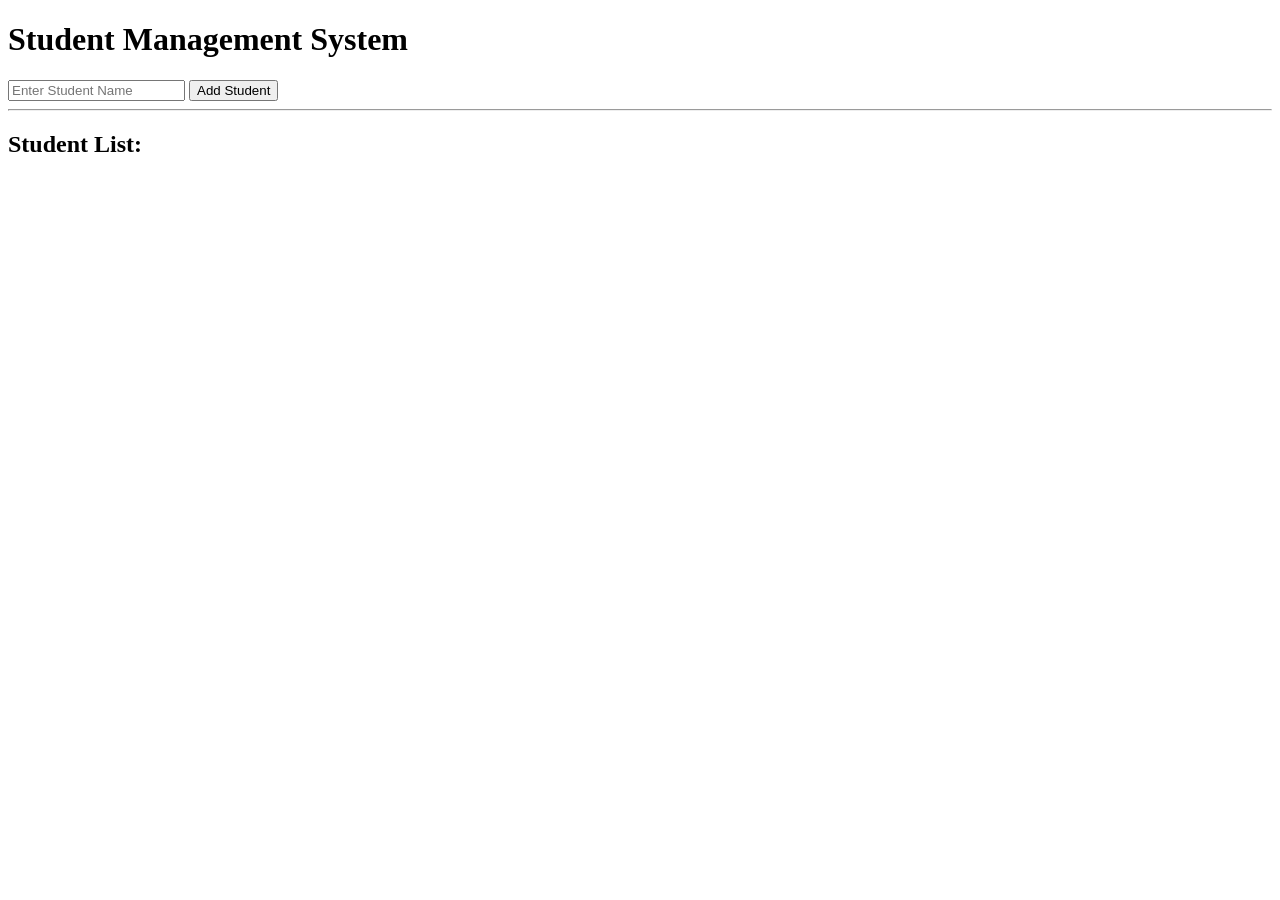
<file: day_4_basic jss/index.html>
<!doctype html>
<html lang="en">
  <head>
    <meta charset="UTF-8" />
    <meta name="viewport" content="width=device-width, initial-scale=1.0" />
    <title>Student Management System</title>
  </head>
  <body>
    <h1>Student Management System</h1>
    <input type="text" id="name" placeholder="Enter Student Name" />

    <button onclick="addstudent()">Add Student</button>

    <hr />

    <h2>Student List:</h2>

    <ul id="list"></ul>

    <script src="script.js"></script>
  </body>
</html>
</file>
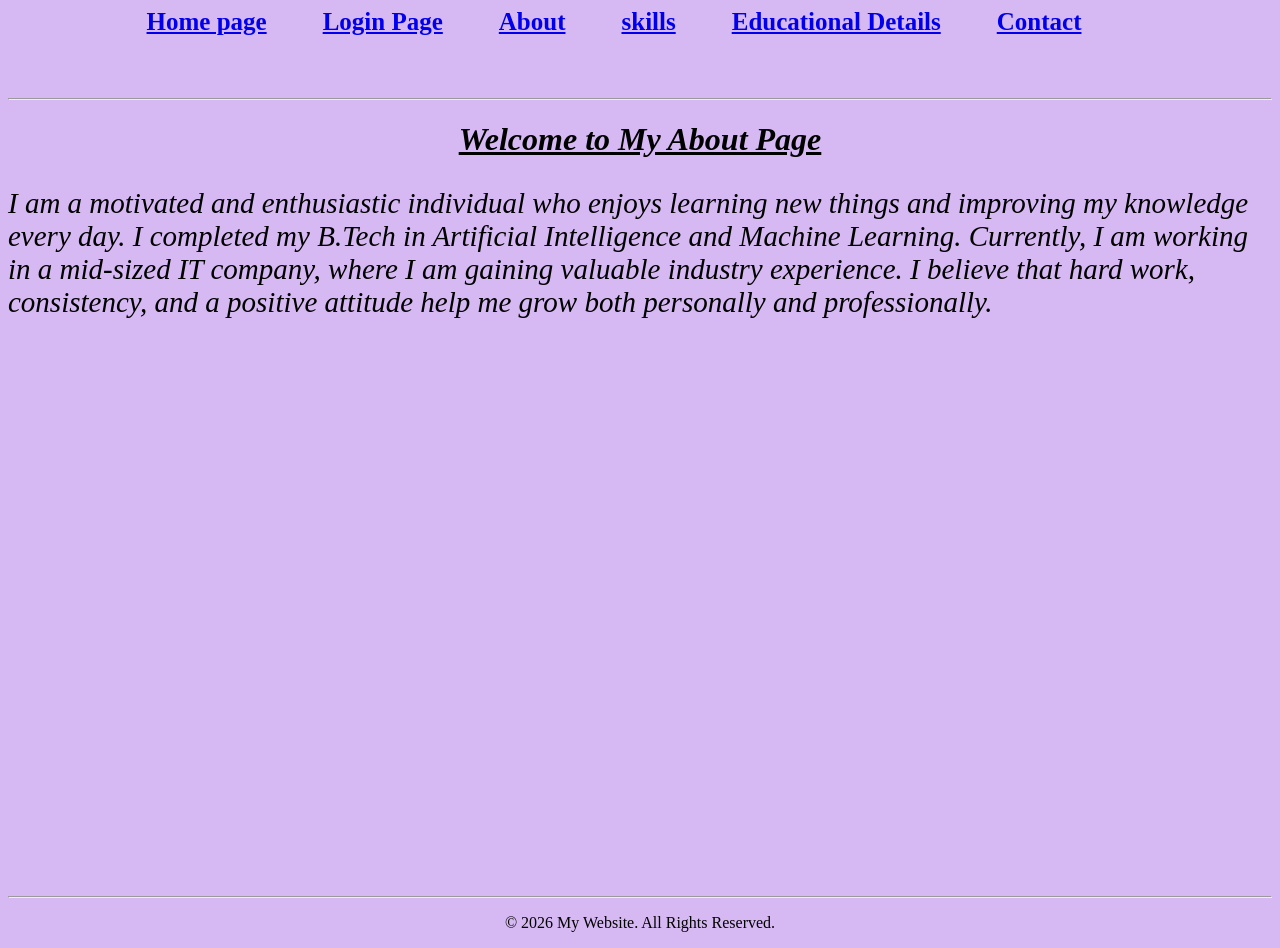
<file: about.html>
<!doctype html>
<html lang="en">
  <head>
    <meta charset="UTF-8" />
    <meta name="viewport" content="width=device-width, initial-scale=1.0" />
    <title>About Page</title>
    <link rel="stylesheet" href="styles.css" />
  </head>
  <body style="background-color: rgb(214, 184, 243)">
    <nav>
      <center>
      <b><a href="navbar.html" style="font-size: 25px;">Home page</a></b>
      &nbsp;&nbsp;&nbsp;&nbsp;&nbsp;&nbsp;&nbsp;&nbsp;&nbsp;&nbsp;&nbsp;&nbsp;
      <b><a href="login.html" style="font-size: 25px;">Login Page</a></b>
      &nbsp;&nbsp;&nbsp;&nbsp;&nbsp;&nbsp;&nbsp;&nbsp;&nbsp;&nbsp;&nbsp;&nbsp;
      <b><a href="about.html" style="font-size: 25px;">About</a></b>
      &nbsp;&nbsp;&nbsp;&nbsp;&nbsp;&nbsp;&nbsp;&nbsp;&nbsp;&nbsp;&nbsp;&nbsp;
      <b><a href="skills.html" style="font-size: 25px;">skills</a></b>
      &nbsp;&nbsp;&nbsp;&nbsp;&nbsp;&nbsp;&nbsp;&nbsp;&nbsp;&nbsp;&nbsp;&nbsp;
      <b><a href="educational_details.html" style="font-size: 25px;">Educational Details</a></b>
      &nbsp;&nbsp;&nbsp;&nbsp;&nbsp;&nbsp;&nbsp;&nbsp;&nbsp;&nbsp;&nbsp;&nbsp;
      <b><a href="Contact.html" style="font-size: 25px;">Contact</a></b>
      &nbsp;&nbsp;&nbsp;&nbsp;&nbsp;&nbsp;&nbsp;&nbsp;&nbsp;&nbsp;&nbsp;&nbsp;
    </nav>
  </center>
    <br /><br /><br />
    <hr />

    <center>
      <i
        ><h1><u>Welcome to My About Page</u></h1></i
      >
    </center>
    <p style="font-size: 29px;"><i>I am a motivated and enthusiastic individual who enjoys learning new things and improving my knowledge every day. I completed my B.Tech in Artificial Intelligence and Machine Learning. Currently, I am working in a mid-sized IT company, where I am gaining valuable industry experience. I believe that hard work, consistency, and a positive attitude help me grow both personally and professionally.</i></p>

    <br /><br /><br /><br /><br /><br /><br /><br /><br /><br /><br /><br /><br /><br /><br /><br /><br /><br /><br /><br /><br /><br /><br /><br /><br /><br /><br /><br /><br /><br />
    <footer>
      <hr />
      <center><p>&copy; 2026 My Website. All Rights Reserved.</p></center>
    </footer>
  </body>
</html>
</file>
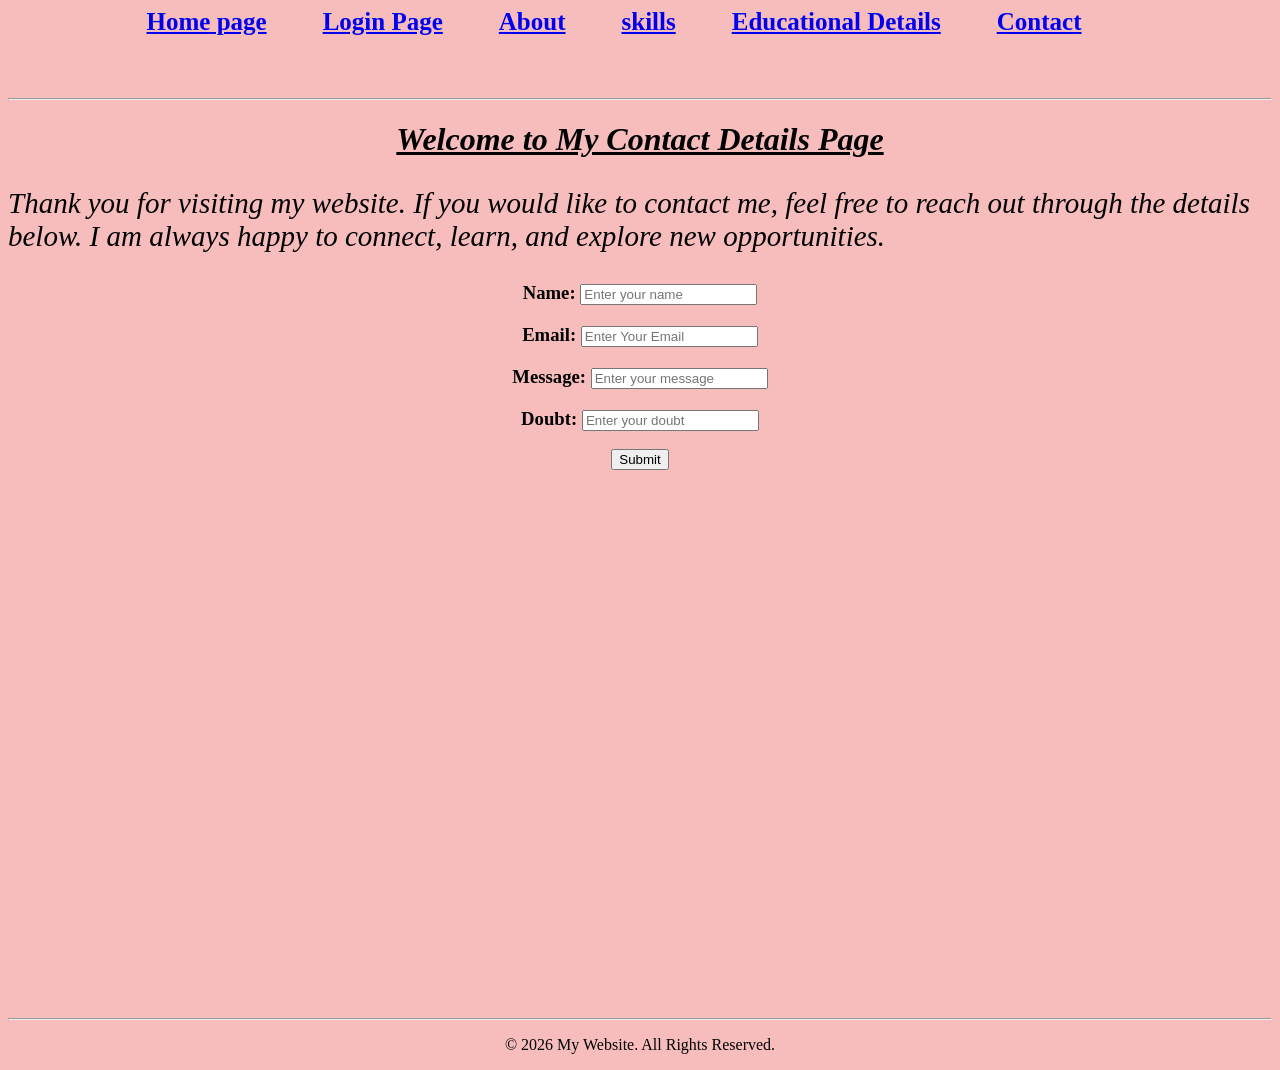
<file: Contact.html>
<!doctype html>
<html lang="en">
  <head>
    <meta charset="UTF-8" />
    <meta name="viewport" content="width=device-width, initial-scale=1.0" />
    <title>Contact Page</title>
    <link rel="stylesheet" href="styles.css" />
  </head>
  <body style="background-color: rgb(247, 189, 189)">
    <nav>
      <center>
        <b><a href="navbar.html" style="font-size: 25px;">Home page</a></b>
      &nbsp;&nbsp;&nbsp;&nbsp;&nbsp;&nbsp;&nbsp;&nbsp;&nbsp;&nbsp;&nbsp;&nbsp;
      <b><a href="login.html"style="font-size: 25px;">Login Page</a></b>
      &nbsp;&nbsp;&nbsp;&nbsp;&nbsp;&nbsp;&nbsp;&nbsp;&nbsp;&nbsp;&nbsp;&nbsp;
      <b><a href="about.html" style="font-size: 25px;">About</a></b>
      &nbsp;&nbsp;&nbsp;&nbsp;&nbsp;&nbsp;&nbsp;&nbsp;&nbsp;&nbsp;&nbsp;&nbsp;
      <b><a href="skills.html"style="font-size: 25px;">skills</a></b>
      &nbsp;&nbsp;&nbsp;&nbsp;&nbsp;&nbsp;&nbsp;&nbsp;&nbsp;&nbsp;&nbsp;&nbsp;
      <b><a href="educational_details.html"style="font-size: 25px;">Educational Details</a></b>
      &nbsp;&nbsp;&nbsp;&nbsp;&nbsp;&nbsp;&nbsp;&nbsp;&nbsp;&nbsp;&nbsp;&nbsp;
      <b><a href="Contact.html" style="font-size: 25px;">Contact</a></b>
      &nbsp;&nbsp;&nbsp;&nbsp;&nbsp;&nbsp;&nbsp;&nbsp;&nbsp;&nbsp;&nbsp;&nbsp;
    </nav>
    </center>
    <br /><br /><br />
    <hr />
   <center><u><i><h1>Welcome to My Contact Details Page</h1></i></u></center> 
   <p style="font-size: 29px;"><i>Thank you for visiting my website. If you would like to contact me, feel free to reach out through the details below. I am always happy to connect, learn, and explore new opportunities.</i></p>
   <center><form>
        <h3>
          Name: <label><input type="text" placeholder="Enter your name" /></label>
        </h3>
        <h3>
          Email: <label><input type="Email" placeholder="Enter Your Email" /></label>
        </h3>
        <h3>
          Message: <label><input type="Message"  placeholder="Enter your message" /></label>
        </h3>

        <h3>
          Doubt: <label><input type="text" placeholder="Enter your doubt" /></label>
        </h3>
      </form>
      </center>
      <center><button>Submit</button></b></center>
    <br /><br /><br /><br /><br /><br /><br /><br /><br /><br /><br /><br /><br /><br /><br /><br /><br /><br /><br /><br /><br /><br /><br /><br /><br /><br /><br /><br /><br /><br />
    <footer>
      <hr />
      <center><p>&copy; 2026 My Website. All Rights Reserved.</p></center>
    </footer>
  </body>
</html>
</file>
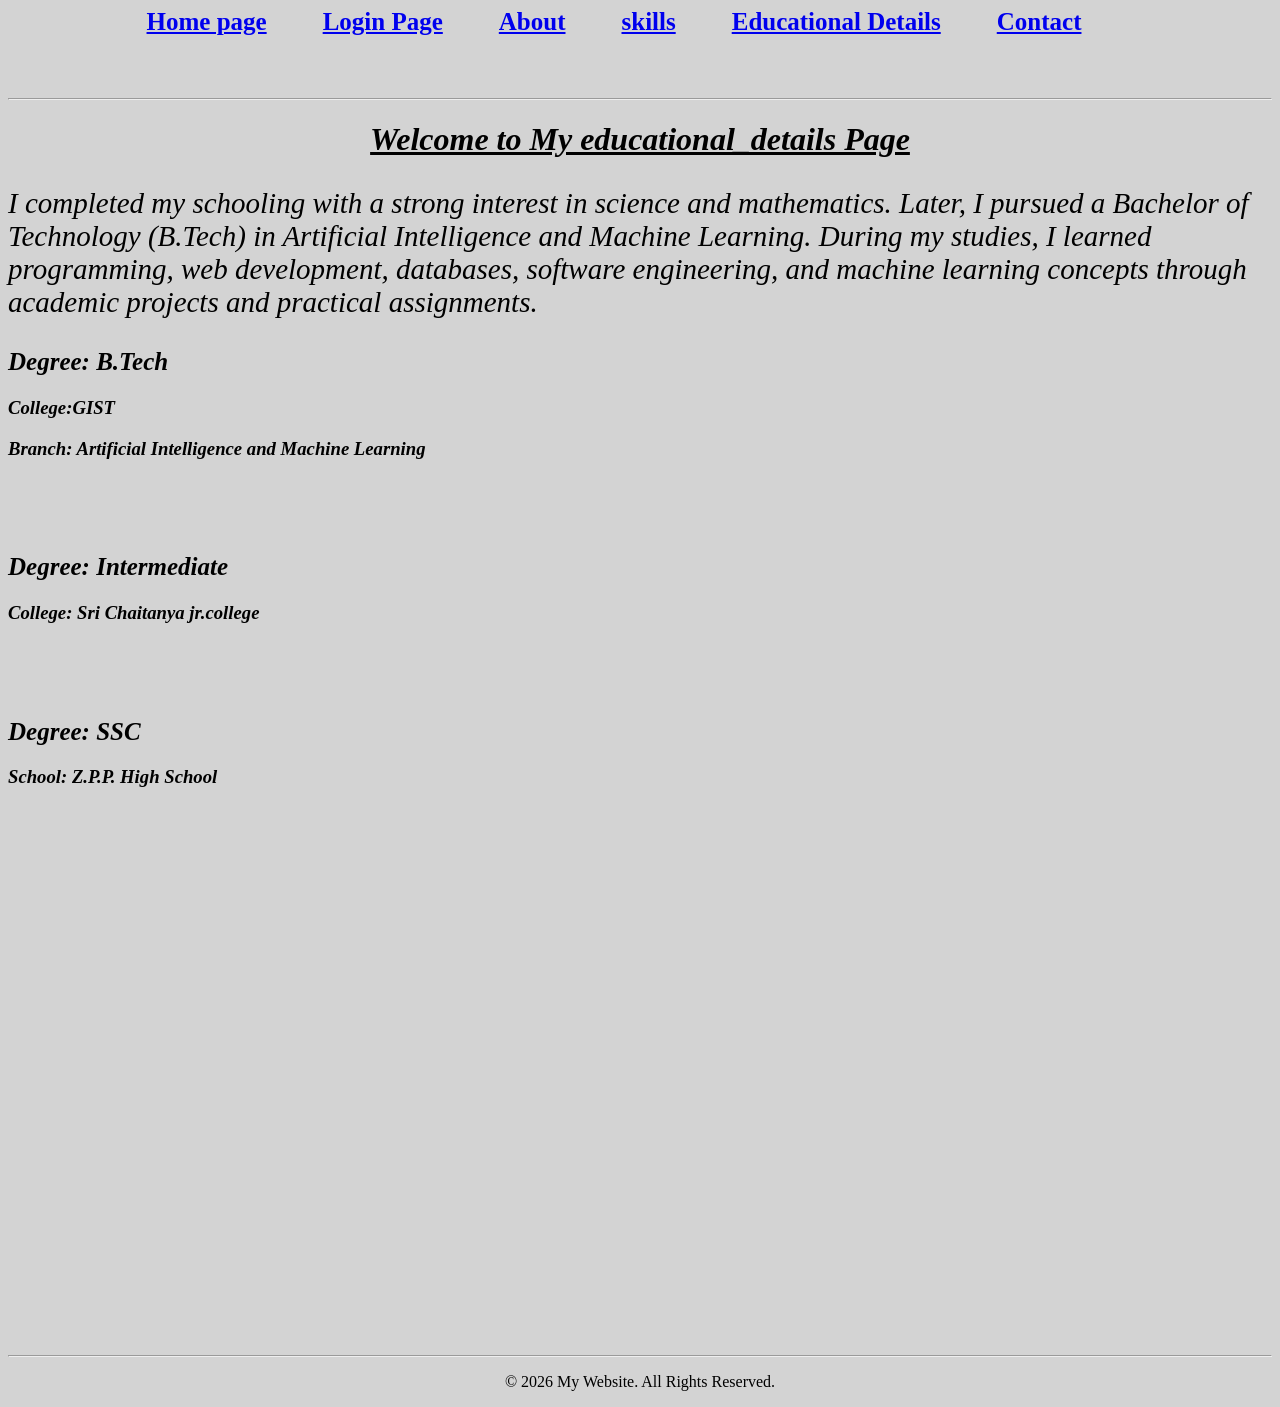
<file: educational_details.html>
<!doctype html>
<html lang="en">
  <head>
    <meta charset="UTF-8" />
    <meta name="viewport" content="width=device-width, initial-scale=1.0" />
    <title>educational_details Page</title>
    <link rel="stylesheet" href="styles.css" />
  </head>
  <body style="background-color: lightgray">
    <nav>
      <center><b><a href="navbar.html" style="font-size: 25px;">Home page</a></b>
      &nbsp;&nbsp;&nbsp;&nbsp;&nbsp;&nbsp;&nbsp;&nbsp;&nbsp;&nbsp;&nbsp;&nbsp;
      <b><a href="login.html"style="font-size: 25px;">Login Page</a></b>
      &nbsp;&nbsp;&nbsp;&nbsp;&nbsp;&nbsp;&nbsp;&nbsp;&nbsp;&nbsp;&nbsp;&nbsp;
      <b><a href="about.html" style="font-size: 25px;">About</a></b>
      &nbsp;&nbsp;&nbsp;&nbsp;&nbsp;&nbsp;&nbsp;&nbsp;&nbsp;&nbsp;&nbsp;&nbsp;
      <b><a href="skills.html" style="font-size: 25px;">skills</a></b>
      &nbsp;&nbsp;&nbsp;&nbsp;&nbsp;&nbsp;&nbsp;&nbsp;&nbsp;&nbsp;&nbsp;&nbsp;
      <b><a href="educational_details.html" style="font-size: 25px;">Educational Details</a></b>
      &nbsp;&nbsp;&nbsp;&nbsp;&nbsp;&nbsp;&nbsp;&nbsp;&nbsp;&nbsp;&nbsp;&nbsp;
      <b><a href="Contact.html" style="font-size: 25px;">Contact</a></b>
      &nbsp;&nbsp;&nbsp;&nbsp;&nbsp;&nbsp;&nbsp;&nbsp;&nbsp;&nbsp;&nbsp;&nbsp;
    </nav>
    </center>
    <br /><br /><br />
    <hr />

    <center>
      <u
        ><i><h1>Welcome to My educational_details Page</h1></i></u
      >
    </center>
    <p style="font-size: 29px;"><i>I completed my schooling with a strong interest in science and mathematics. Later, I pursued a Bachelor of Technology (B.Tech) in Artificial Intelligence and Machine Learning. During my studies, I learned programming, web development, databases, software engineering, and machine learning concepts through academic projects and practical assignments.</i></p>
    <h2 style="font-size: 25px;"><i>Degree: B.Tech</i></h2>
    <h3><i>College:GIST</i></h3>
    <h3><i>Branch: Artificial Intelligence and Machine Learning</i></h3>
    <br><br><br>
    <h2 style="font-size: 25px;"><i>Degree: Intermediate</i></h2>
    <h3><i>College: Sri Chaitanya jr.college</i></h3>
    <br><br><br>
    <h2 style="font-size: 25px;"><i>Degree: SSC</i></h2> 
    <h3><i>School: Z.P.P. High School</i></h3>


    <br /><br /><br /><br /><br /><br /><br /><br /><br /><br /><br /><br /><br /><br /><br /><br /><br /><br /><br /><br /><br /><br /><br /><br /><br /><br /><br /><br /><br /><br />
    <footer>
      <hr />
      <center><p>&copy; 2026 My Website. All Rights Reserved.</p></center>
    </footer>
  </body>
</html>
</file>
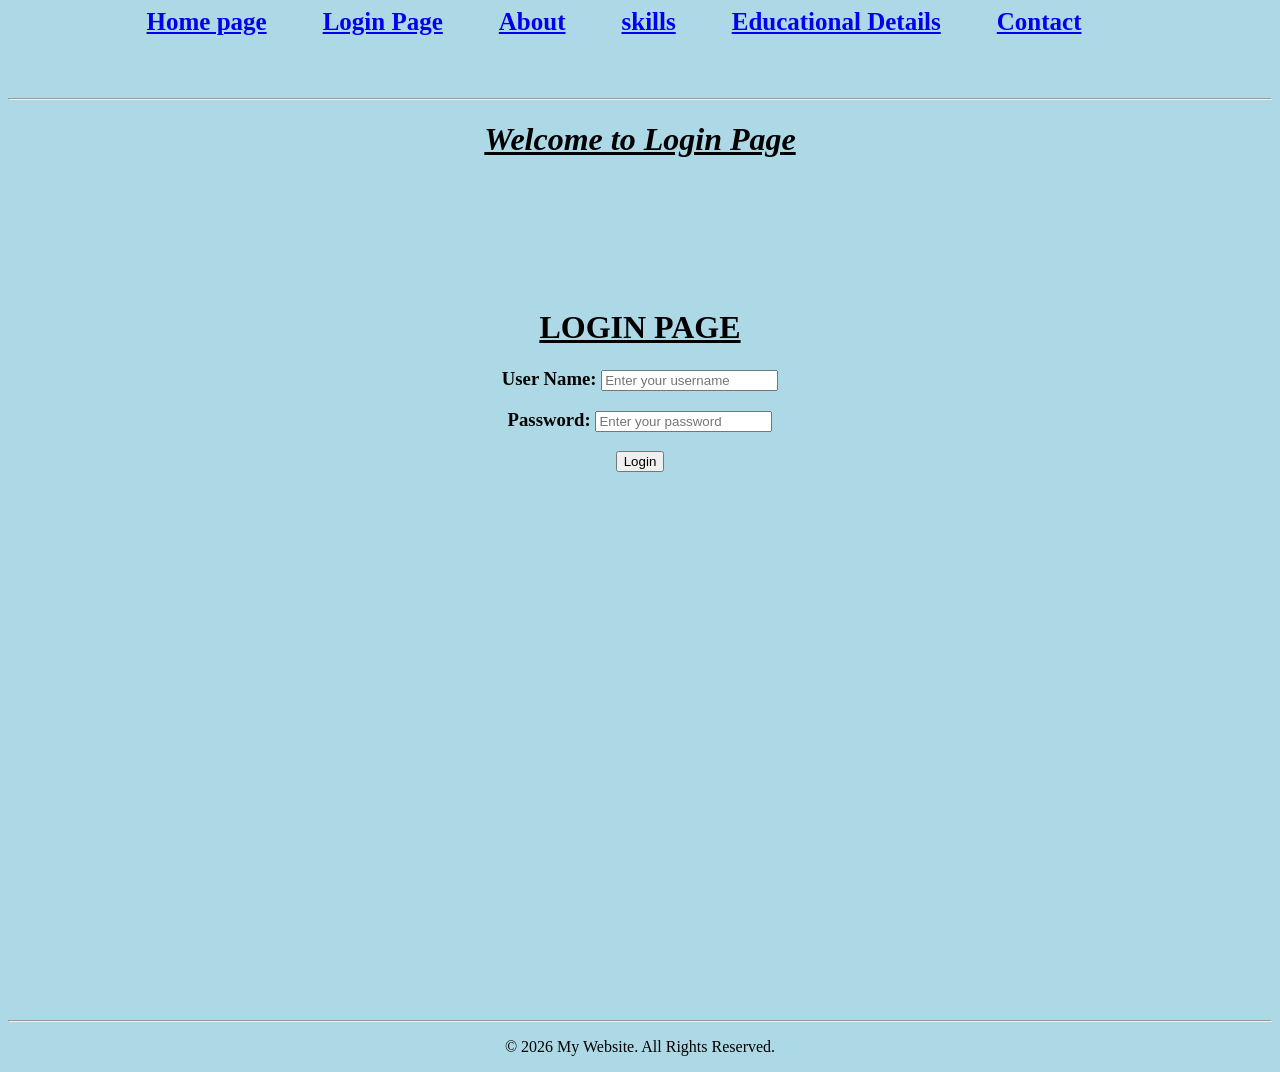
<file: login.html>
<!doctype html>
<html lang="en">
  <head>
    <meta charset="UTF-8" />
    <meta name="viewport" content="width=device-width, initial-scale=1.0" />
    <title>Login Page</title>
    <link rel="stylesheet" href="styles.css" />
  </head>
  <body style="background-color: lightblue">
    <nav>
      <center><b><a href="navbar.html" style="font-size: 25px;">Home page</a></b>
      &nbsp;&nbsp;&nbsp;&nbsp;&nbsp;&nbsp;&nbsp;&nbsp;&nbsp;&nbsp;&nbsp;&nbsp;
      <b><a href="login.html"style="font-size: 25px;">Login Page</a></b>
      &nbsp;&nbsp;&nbsp;&nbsp;&nbsp;&nbsp;&nbsp;&nbsp;&nbsp;&nbsp;&nbsp;&nbsp;
      <b><a href="about.html" style="font-size: 25px;">About</a></b>
      &nbsp;&nbsp;&nbsp;&nbsp;&nbsp;&nbsp;&nbsp;&nbsp;&nbsp;&nbsp;&nbsp;&nbsp;
      <b><a href="skills.html" style="font-size: 25px;">skills</a></b>
      &nbsp;&nbsp;&nbsp;&nbsp;&nbsp;&nbsp;&nbsp;&nbsp;&nbsp;&nbsp;&nbsp;&nbsp;
      <b><a href="educational_details.html" style="font-size: 25px;">Educational Details</a></b>
      &nbsp;&nbsp;&nbsp;&nbsp;&nbsp;&nbsp;&nbsp;&nbsp;&nbsp;&nbsp;&nbsp;&nbsp;
      <b><a href="Contact.html" style="font-size: 25px;">Contact</a></b>
      &nbsp;&nbsp;&nbsp;&nbsp;&nbsp;&nbsp;&nbsp;&nbsp;&nbsp;&nbsp;&nbsp;&nbsp;
    </nav>
  </center>
    <br /><br /><br />
    <hr />
    <center>
      <i
        ><h1><u>Welcome to Login Page</u></h1></i
      >
    </center>
    <br /><br /><br /><br /><br /><br />
    <center>
      <h1 style="text-transform: uppercase"><u>Login Page</u></h1>
      <form>
        <h3>
          User Name: <label><input type="text"  placeholder="Enter your username" /></label>
        </h3>
        <h3>
          Password: <label><input type="password" placeholder="Enter your password" /></label>
        </h3>
      </form
    </center>
    <center><button>Login</button></center>

    <br /><br /><br /><br /><br /><br /><br /><br /><br /><br /><br /><br /><br /><br /><br /><br /><br /><br /><br /><br /><br /><br /><br /><br /><br /><br /><br /><br /><br /><br />
    <footer>
      <hr />
      <center><p>&copy; 2026 My Website. All Rights Reserved.</p></center>
    </footer>
  </body>
</html>
</file>
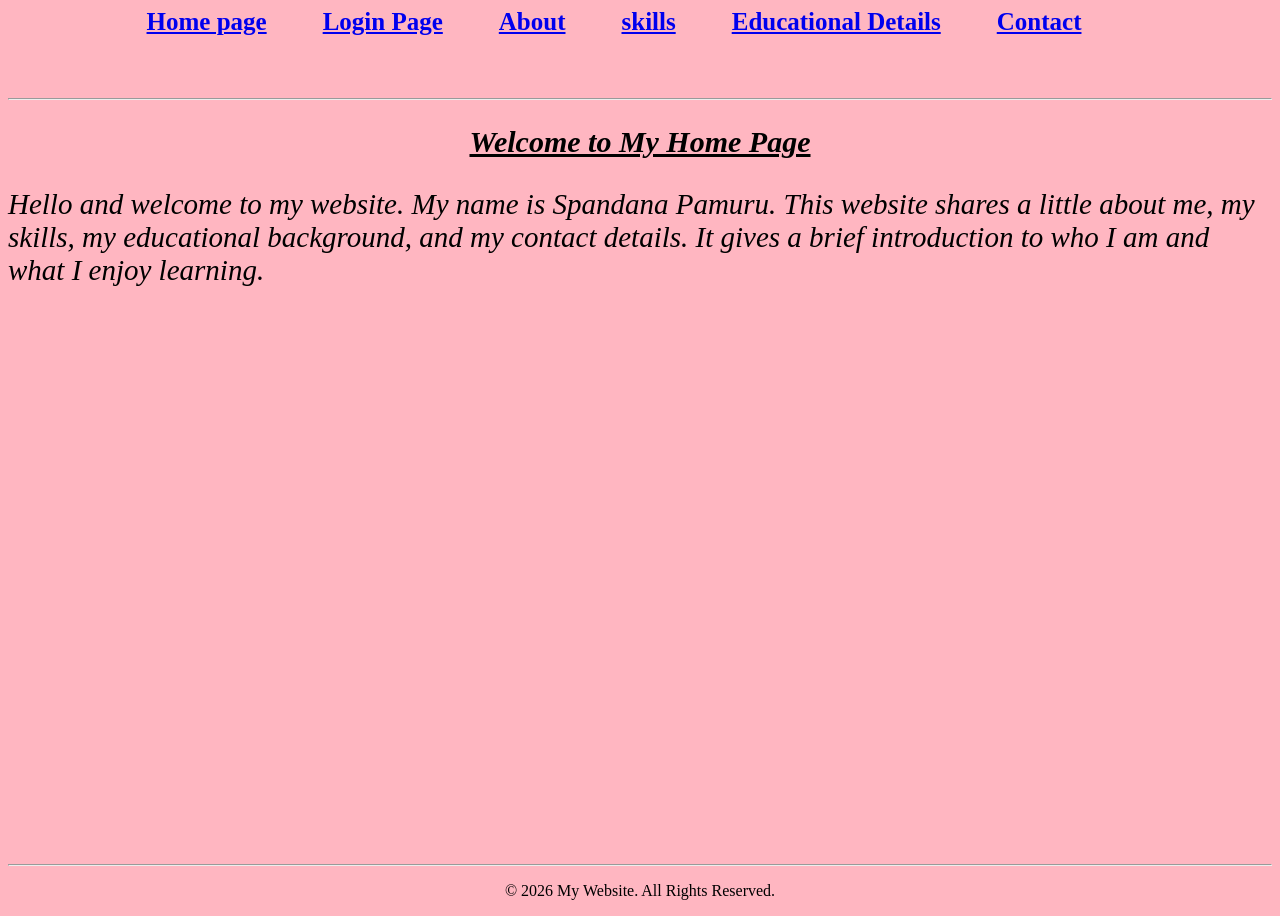
<file: navbar.html>
<!doctype html>
<html lang="en">
  <head>
    <meta charset="UTF-8" />
    <meta name="viewport" content="width=device-width, initial-scale=1.0" />
    <title>Home page</title>
    <link rel="stylesheet" href="styles.css" />
    <style>#home {
        font-weight: bold;
        font-style: italic;
        text-decoration: underline;
        text-align: center;
        font-size: 30px;
    }
    </style>
  </head>
  <body style="background-color: lightpink">
    <nav>
      <center><b><a href="navbar.html" style="font-size: 25px;">Home page</a></b>
      &nbsp;&nbsp;&nbsp;&nbsp;&nbsp;&nbsp;&nbsp;&nbsp;&nbsp;&nbsp;&nbsp;&nbsp;
      <b><a href="login.html" style="font-size: 25px;">Login Page</a></b>
      &nbsp;&nbsp;&nbsp;&nbsp;&nbsp;&nbsp;&nbsp;&nbsp;&nbsp;&nbsp;&nbsp;&nbsp;
      <b><a href="about.html" style="font-size: 25px;">About</a></b>
      &nbsp;&nbsp;&nbsp;&nbsp;&nbsp;&nbsp;&nbsp;&nbsp;&nbsp;&nbsp;&nbsp;&nbsp;
      <b><a href="skills.html" style="font-size: 25px;">skills</a></b>
      &nbsp;&nbsp;&nbsp;&nbsp;&nbsp;&nbsp;&nbsp;&nbsp;&nbsp;&nbsp;&nbsp;&nbsp;
      <b><a href="educational_details.html" style="font-size: 25px;">Educational Details</a></b>
      &nbsp;&nbsp;&nbsp;&nbsp;&nbsp;&nbsp;&nbsp;&nbsp;&nbsp;&nbsp;&nbsp;&nbsp;
      <b><a href="Contact.html" style="font-size: 25px;">Contact</a></b>
      &nbsp;&nbsp;&nbsp;&nbsp;&nbsp;&nbsp;&nbsp;&nbsp;&nbsp;&nbsp;&nbsp;&nbsp;
    </nav>
    </center>
    <br /><br /><br />
    <hr />
      <h2 id="home">Welcome to My Home Page</h2>
      <i><p style="font-size: 29px;">Hello and welcome to my website. My name is Spandana Pamuru. This website shares a little about me, my skills, my educational background, and my contact details. It gives a brief introduction to who I am and what I enjoy learning.</p></i>
    <br /><br /><br /><br /><br /><br /><br /><br /><br /><br /><br /><br /><br /><br /><br /><br /><br /><br /><br /><br /><br /><br /><br /><br /><br /><br /><br /><br /><br /><br />
    <footer>
      <hr />
      <center><p>&copy; 2026 My Website. All Rights Reserved.</p></center>
    </footer>
  </body>
</html>
</file>
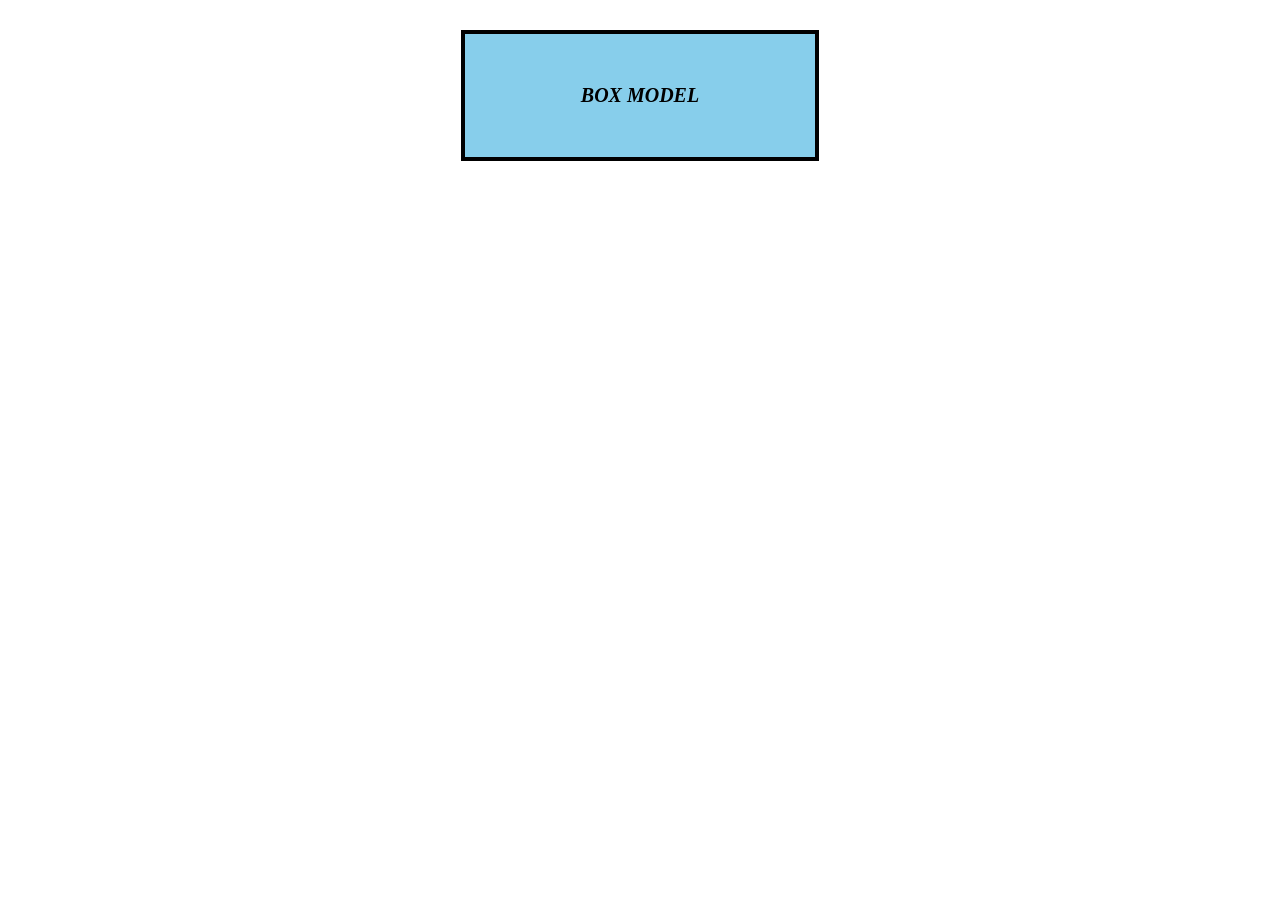
<file: Day-3 of CSS/box_model.html>
<!doctype html>
  <head>
<title>BOX MODEL Page</title>
<style>
.box{
width:250px;
padding:50px;
margin:30px;
border:4px solid #000;
background:#87cEEB;
font-size:20px;
}
</style>
  </head>
  <body>
<center><i><h1 class="box">BOX MODEL</h1></center></i>
  </body>
</html>
</file>
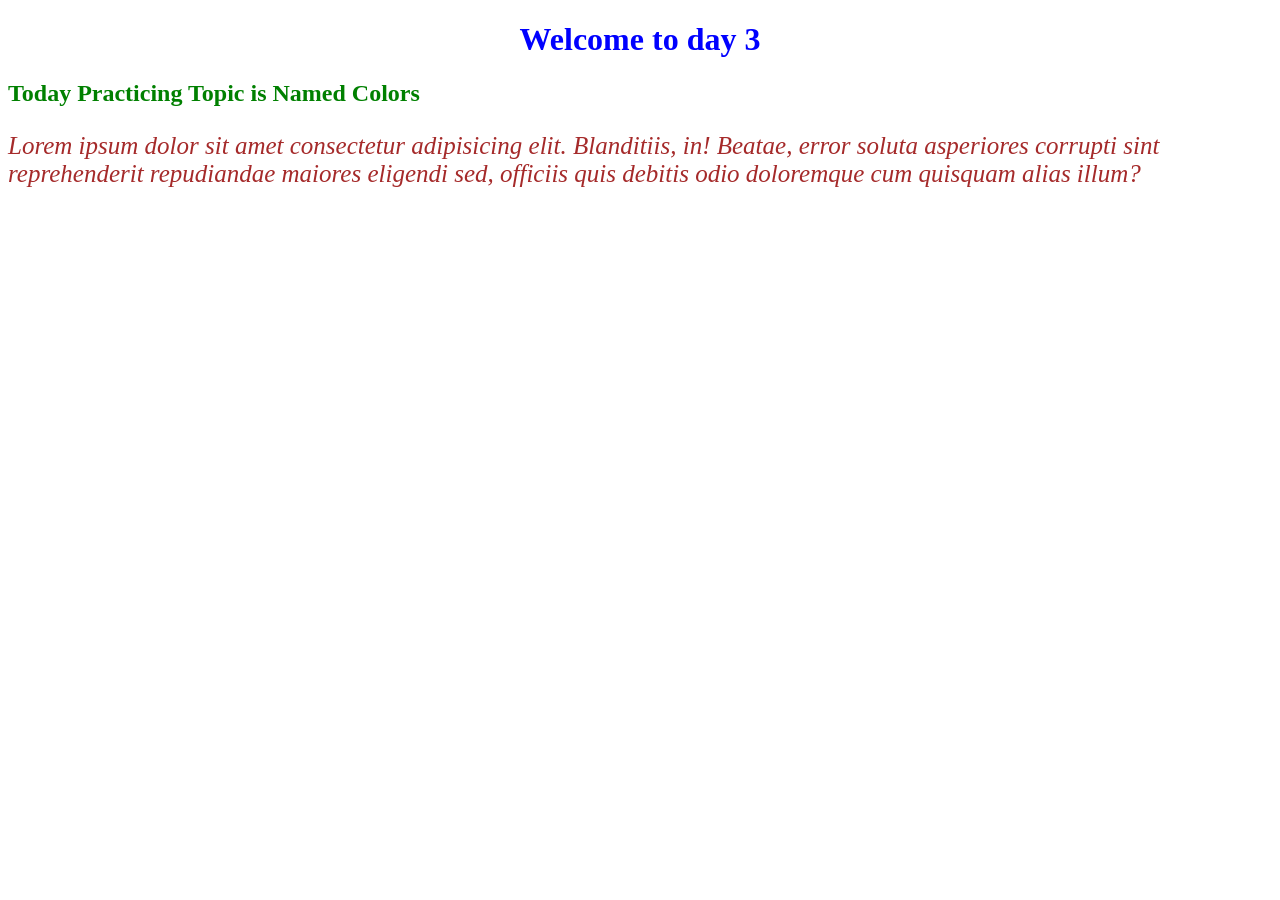
<file: Day-3 of CSS/Css_day3_namedcolors.html>
<!doctype html>
  <head>
<title>Named Colors Page</title>
  </head>
<body>
  <center><h1 style="color:blue">Welcome to day 3</h1></center>
<h2 style="color:green">Today Practicing Topic is Named Colors</h2>
<i><p style="color:brown; font-size:25px">Lorem ipsum dolor sit amet consectetur adipisicing elit. Blanditiis, in! Beatae, error soluta asperiores corrupti sint reprehenderit repudiandae maiores eligendi sed, officiis quis debitis odio doloremque cum quisquam alias illum?</p></i>

  </body>
</html>
</file>
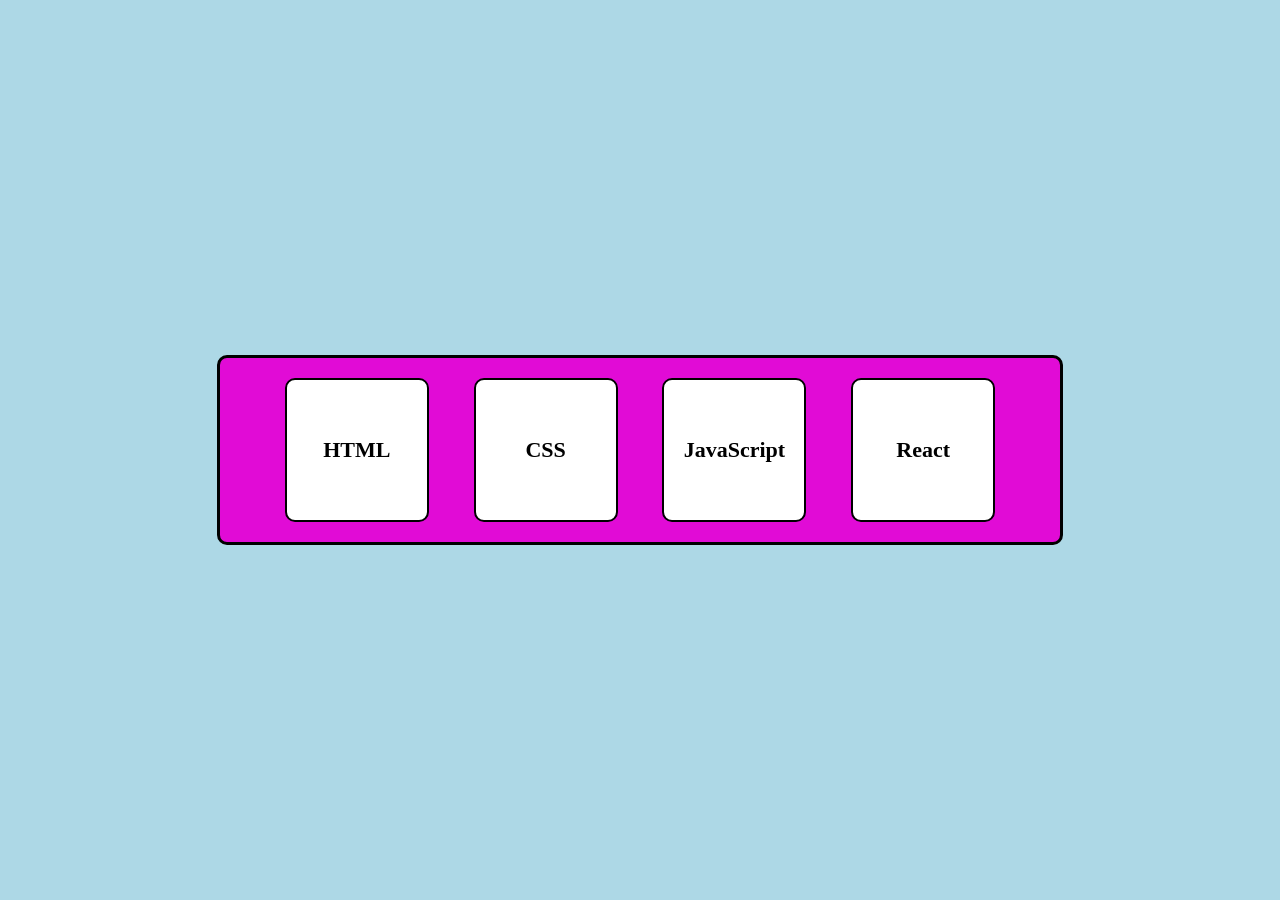
<file: Day-3 of CSS/flex_box.html>
<!doctype html>
  <head>
<title>FLEX BOX Page</title>
<style>
body{
margin:0;
display:flex;
justify-content:center;
align-items: center;
height:100vh;
background:lightblue;
}
.card{
 width: 800px;
 padding: 20px;
 border: 3px solid black;
 border-radius: 10px;
 display: flex;
 justify-content: space-evenly;
 align-items: center;
 background: rgb(225, 11, 214);
 }
.skill {
width: 140px;
height: 140px;
border: 2px solid black;
border-radius: 10px;
display: flex;
justify-content: center;
align-items: center;
font-size: 22px;
font-weight: bold;
background-color: white;
}
</style>
  </head>
  <body>
<div class="card">
<div class="skill">HTML</div>
<div class="skill">CSS</div>
<div class="skill">JavaScript</div>
<div class="skill">React</div>
</div>
  </body>
</html>
</file>
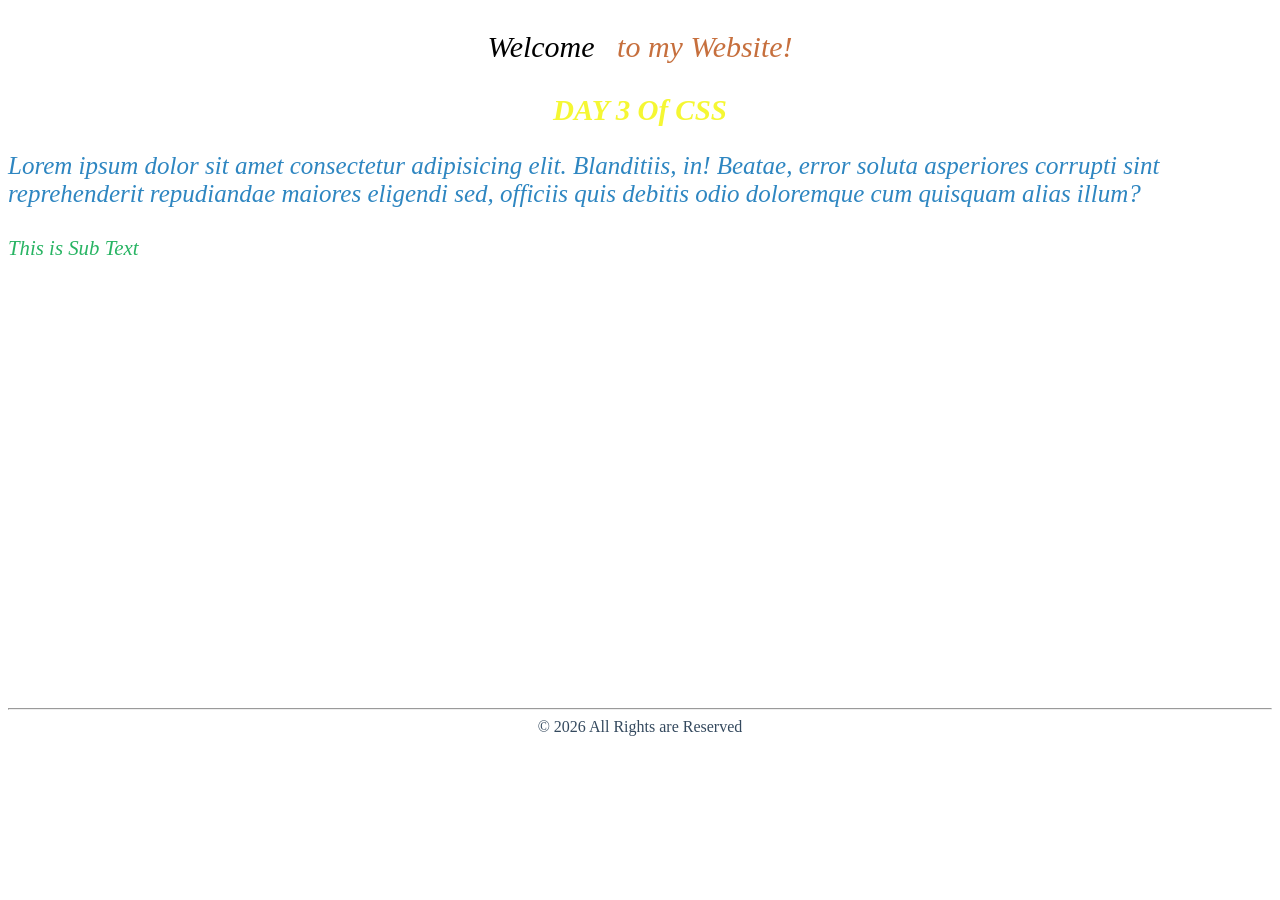
<file: Day-3 of CSS/hex_colors.html>
<!doctype html>
  <head>
<title>Hex Colors Page</title>
  </head>
  <body style="style="background-color: #f5f5f5 >

<center><i><p style="font-size:30px">Welcome &nbsp;<span style="color: rgba(184, 75, 12, 0.8)"
        > to my Website!</span></p></center></i>



<i><center><h1 style="color:#f5f733; font-size:29px">DAY 3 Of CSS</h1></i></center>
    <i><p style="color: #2e86c1; font-size:25px">Lorem ipsum dolor sit amet consectetur adipisicing elit. Blanditiis, in! Beatae, error soluta asperiores corrupti sint reprehenderit repudiandae maiores eligendi sed, officiis quis debitis odio doloremque cum quisquam alias illum?</p></i>
<i><p style="color:#28b463; font-size:25px"><small>This is Sub Text</small></p></i>
<br><br><br><br><br><br><br><br><br><br><br><br><br><br><br><br><br><br><br><br><br><br><br>
<hr>
<center><footer style="color:#34495e">&copy; 2026 All Rights are Reserved</footer></center>
  </body>
</html>
</file>
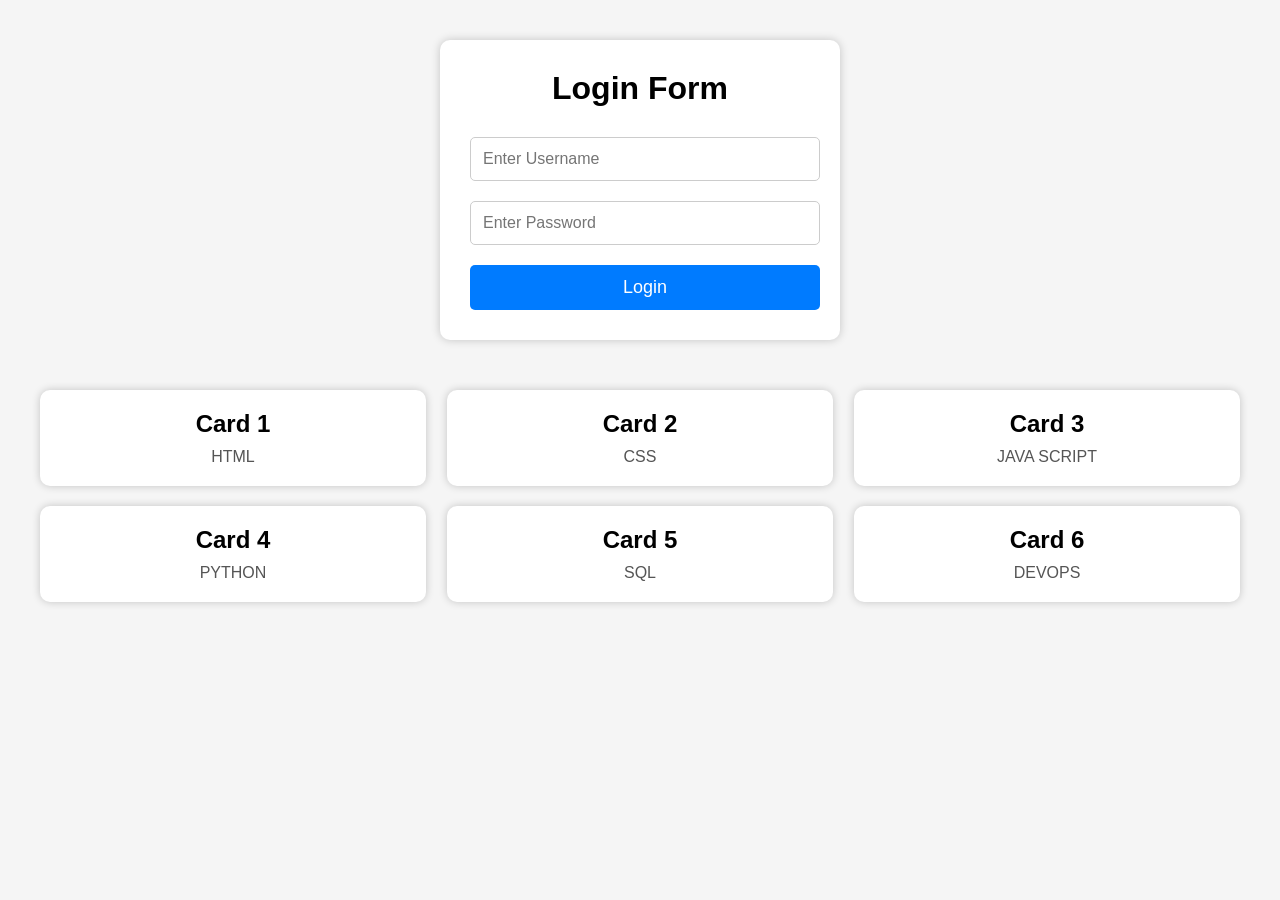
<file: Day-3 of CSS/media_Quiries.html>
<!DOCTYPE html>
<html lang="en">
<head>
    <meta charset="UTF-8">
    <meta name="viewport" content="width=device-width, initial-scale=1.0">
    <title>Responsive Login Form & Cards</title>

    <style>
        *{
            margin:0;
            padding:0;
            box-sizing:border-box;
            font-family:Arial, Helvetica, sans-serif;
        }

        body{
            background:#f5f5f5;
            padding:40px 20px;
        }

        .login-form{
            width:400px;
            margin:0 auto;
            background:white;
            padding:30px;
            border-radius:10px;
            box-shadow:0 0 10px rgba(0,0,0,0.2);
            text-align:center;
        }

        .login-form h1{
            margin-bottom:20px;
            font-size:32px;
        }

        .login-form input{
            width:350px;
            padding:12px;
            margin:10px 0;
            border:1px solid #ccc;
            border-radius:5px;
            font-size:16px;
        }

        .login-form button{
            width:350px;
            padding:12px;
            margin-top:10px;
            background:#007BFF;
            color:white;
            border:none;
            border-radius:5px;
            font-size:18px;
            cursor:pointer;
        }

        .login-form button:hover{
            background:#0056b3;
        }
        .cards{
            max-width:1200px;
            margin:50px auto;
            display:flex;
            flex-wrap:wrap;
            justify-content:space-between;
            gap:20px;
        }

        .card{
            width:calc(33.33% - 14px);
            background:white;
            padding:20px;
            border-radius:10px;
            box-shadow:0 0 8px rgba(0,0,0,0.2);
            text-align:center;
        }

        .card h2{
            margin-bottom:10px;
        }

        .card p{
            color:#555;
        }

        @media (max-width:768px){

            body{
                background:gray;
            }

            .login-form{
                width:90%;
            }

            .login-form h1{
                font-size:24px;
            }

            .login-form input{
                width:100%;
            }

            .login-form button{
                width:100%;
            }

            .card{
                width:100%;
            }

        }

    </style>
</head>

<body>
    <div class="login-form">

        <h1>Login Form</h1>

        <input type="text" placeholder="Enter Username">

        <input type="password" placeholder="Enter Password">

        <button>Login</button>

    </div>

    <div class="cards">

        <div class="card">
            <h2>Card 1</h2>
            <p>HTML</p>
        </div>

        <div class="card">
            <h2>Card 2</h2>
            <p>CSS</p>
        </div>

        <div class="card">
            <h2>Card 3</h2>
            <p>JAVA SCRIPT</p>
        </div>

        <div class="card">
            <h2>Card 4</h2>
            <p>PYTHON</p>
        </div>

        <div class="card">
            <h2>Card 5</h2>
            <p>SQL</p>
        </div>

        <div class="card">
            <h2>Card 6</h2>
            <p>DEVOPS</p>
        </div>

    </div>

</body>
</html>
</file>
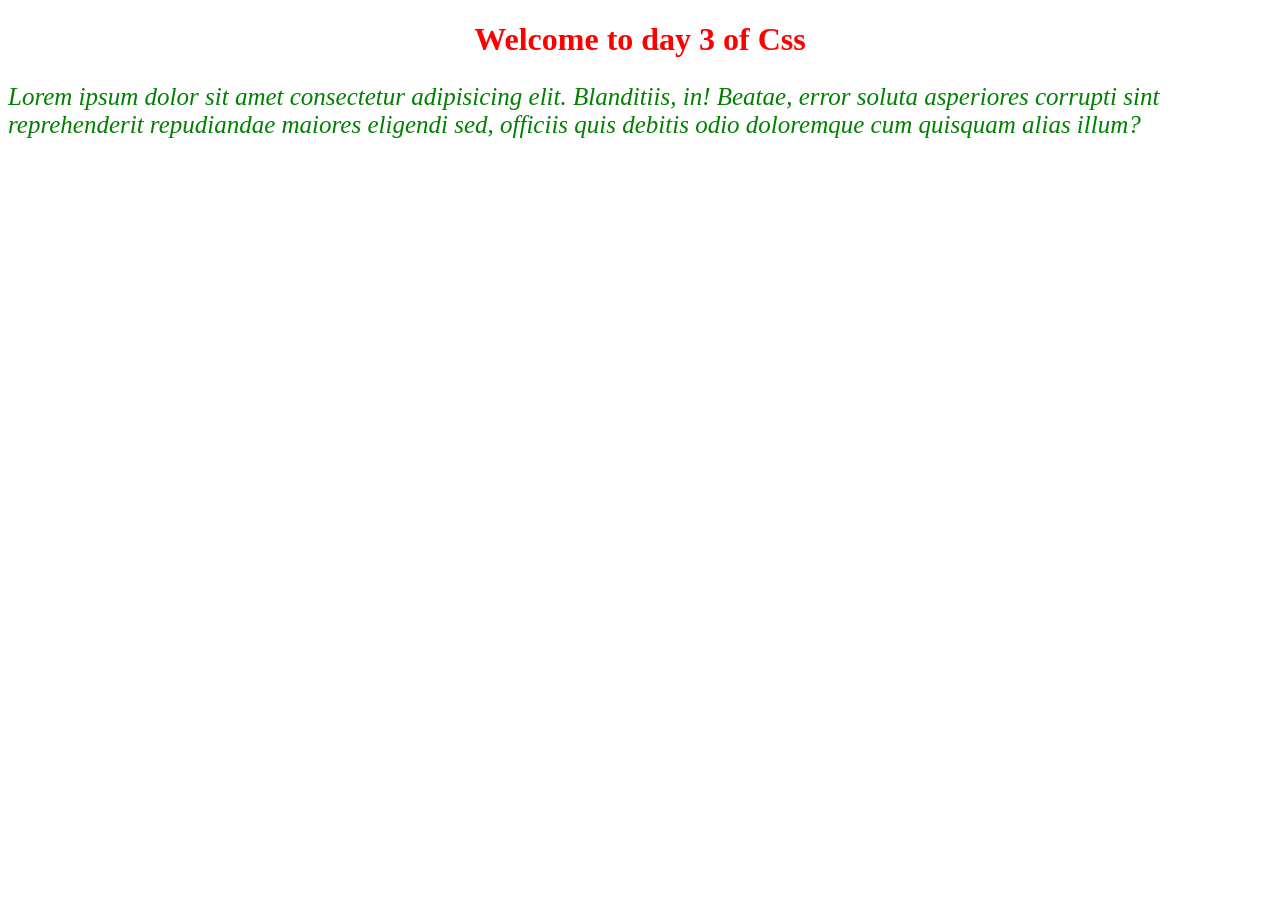
<file: Day-3 of CSS/RGB_Colors_day3.html>
<!doctype html>
  <head>
<title>RGB Colors Page</title>
  </head>
<body style="style="background-color: rgb(245,245,245)">
  <center><h1 style="color:rgb(255,0,0)">Welcome to day 3 of Css</h1></center>
<i><p style="color:rgb(0,128,0); font-size:25px">Lorem ipsum dolor sit amet consectetur adipisicing elit. Blanditiis, in! Beatae, error soluta asperiores corrupti sint reprehenderit repudiandae maiores eligendi sed, officiis quis debitis odio doloremque cum quisquam alias illum?</p></i>

  </body>
</html>
</file>
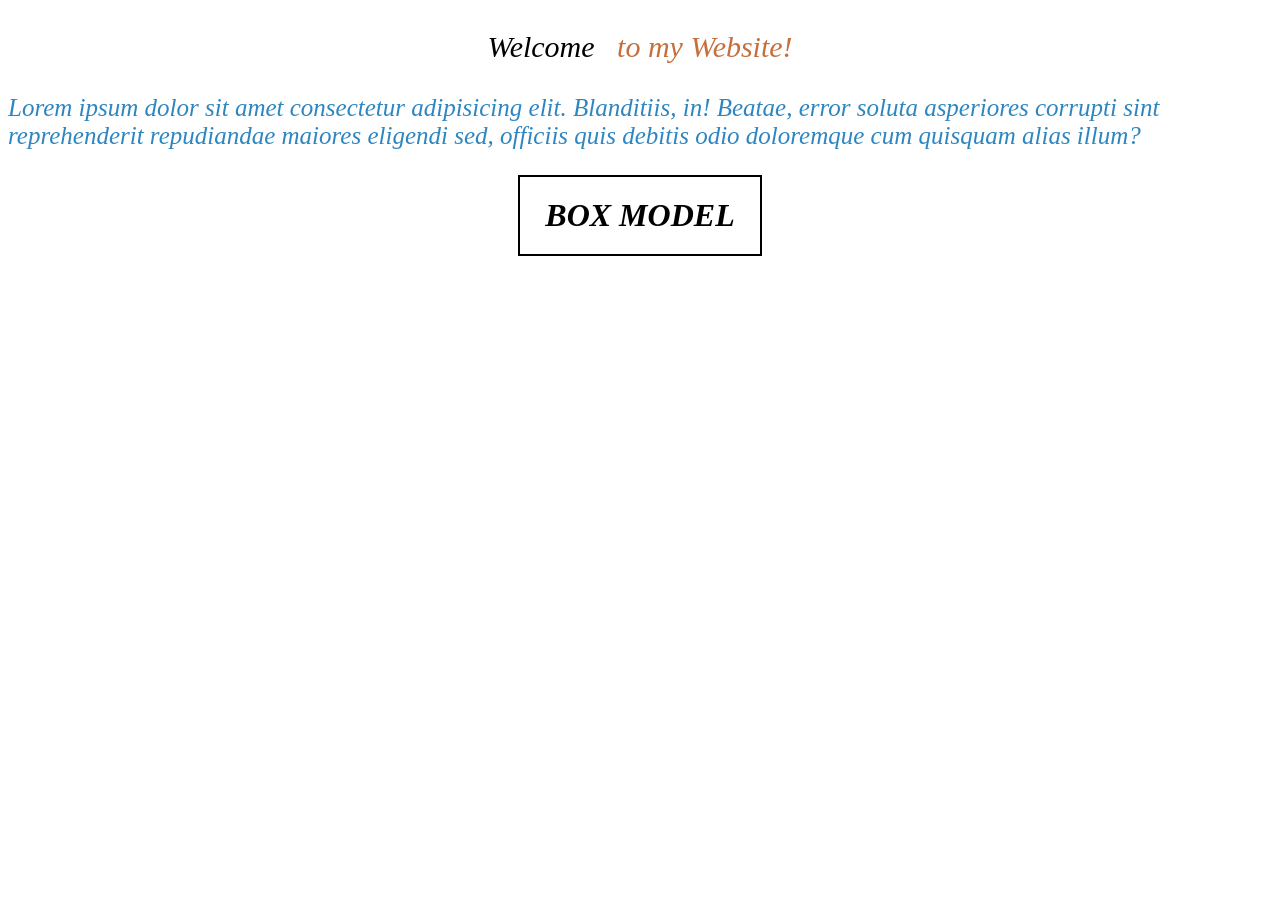
<file: Day-3 of CSS/RGBA_Cards.html>
<!doctype html>
  <head>
<title>RGBA CARDS Page</title>
<style>
.box{
width:200px;
padding:20px;
margin:10px;
border:2px solid black;
}
</style>
  </head>
  <body>

<center><i><p style="font-size:30px">Welcome &nbsp;<span style="color: rgba(184, 75, 12, 0.8)"
        > to my Website!</span></p></center></i>

    <i><p style="color: #2e86c1; font-size:25px">Lorem ipsum dolor sit amet consectetur adipisicing elit. Blanditiis, in! Beatae, error soluta asperiores corrupti sint reprehenderit repudiandae maiores eligendi sed, officiis quis debitis odio doloremque cum quisquam alias illum?</p></i>
<center><i><h1 class="box">BOX MODEL</h1></center></i>
  </body>
</html>
</file>
<file: styles.css>
h1:hover {
  color: red;
  transition: 0.5s;
  transform: scale(1.2);
}
nav:hover {
  color: red;
  transition: 0.5s;
  transform: scale(1.2);
}
footer:hover {
  color: red;
  transition: 0.5s;
  transform: scale(1.2);
}
</file>
